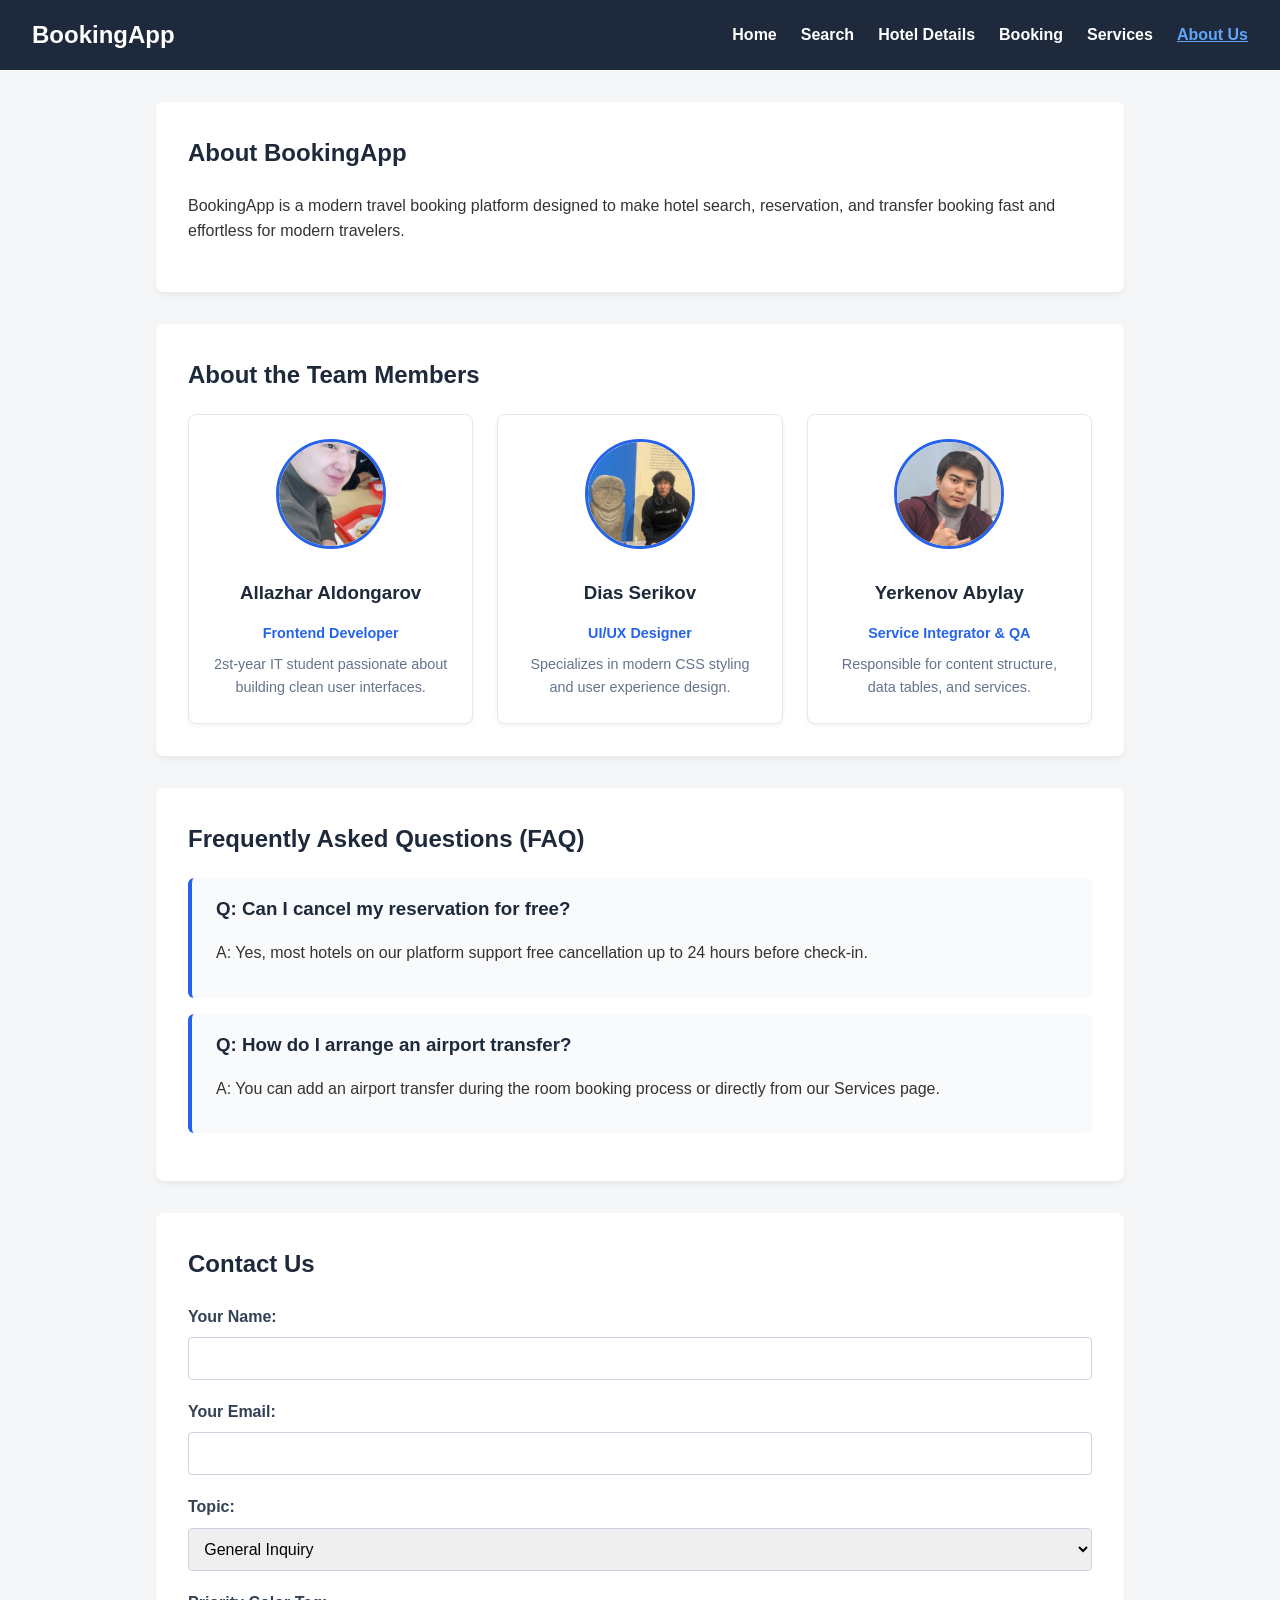
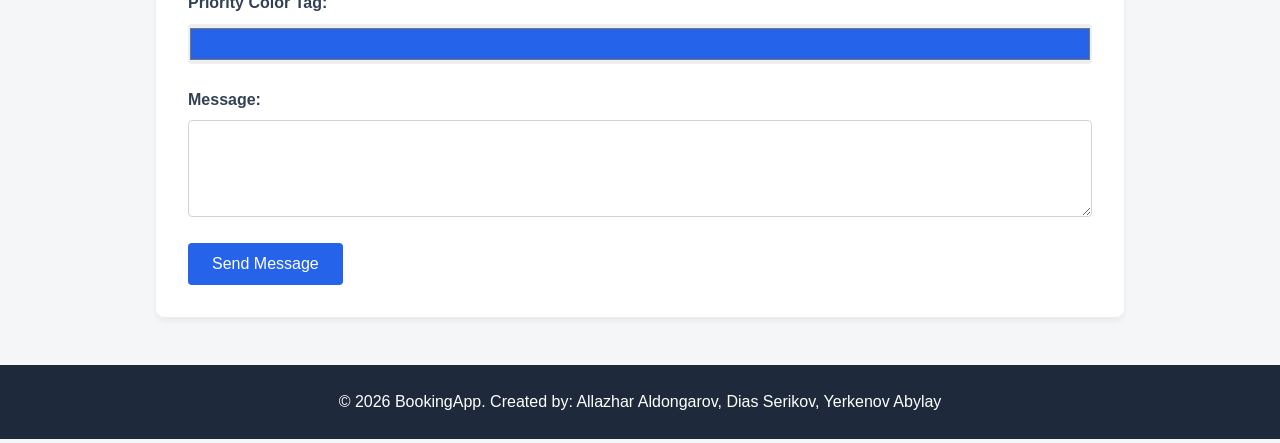
<file: about.html>
<!DOCTYPE html>
<html lang="en">
<head>
    <meta charset="UTF-8">
    <meta name="viewport" content="width=device-width, initial-scale=1.0">
    <title>BookingApp - About Us & Our Team</title>
    <link rel="stylesheet" href="css/ablstyle.css">
</head>
<body>
    <header id="main-header">
        <div class="logo">
            <h2>BookingApp</h2>
        </div>
        <nav class="nav-menu">
            <ul>
                <li><a href="index.html">Home</a></li>
                <li><a href="search-results.html">Search</a></li>
                <li><a href="hotel-detail.html">Hotel Details</a></li>
                <li><a href="booking.html">Booking</a></li>
                <li><a href="services.html">Services</a></li>
                <li><a href="about.html" class="active">About Us</a></li>
            </ul>
        </nav>
    </header>

    <main class="container">
        <section class="content-box">
            <h1>About BookingApp</h1>
            <p>BookingApp is a modern travel booking platform designed to make hotel search, reservation, and transfer booking fast and effortless for modern travelers.</p>
        </section>

        <section class="content-box">
            <h2>About the Team Members</h2>
            <div class="team-grid">
                <div class="team-card">
                    <img src="image/allazhar.jpg" alt="Allazhar Aldongarov" class="profile-img">
                    <h3>Allazhar Aldongarov</h3>
                    <p class="role">Frontend Developer</p>
                    <p class="bio">2st-year IT student passionate about building clean user interfaces.</p>
                </div>
                <div class="team-card">
                    <img src="image/dias.jpg" alt="Dias Serikov" class="profile-img">
                    <h3>Dias Serikov</h3>
                    <p class="role">UI/UX Designer</p>
                    <p class="bio">Specializes in modern CSS styling and user experience design.</p>
                </div>
                <div class="team-card">
                    <img src="image/abylay.jpg" alt="Yerkenov Abylay" class="profile-img">
                    <h3>Yerkenov Abylay</h3>
                    <p class="role">Service Integrator & QA</p>
                    <p class="bio">Responsible for content structure, data tables, and services.</p>
                </div>
            </div>
        </section>

        <section class="content-box">
            <h2>Frequently Asked Questions (FAQ)</h2>
            <div class="faq-item">
                <h3>Q: Can I cancel my reservation for free?</h3>
                <p>A: Yes, most hotels on our platform support free cancellation up to 24 hours before check-in.</p>
            </div>
            <div class="faq-item">
                <h3>Q: How do I arrange an airport transfer?</h3>
                <p>A: You can add an airport transfer during the room booking process or directly from our Services page.</p>
            </div>
        </section>

        <section class="content-box">
            <h2>Contact Us</h2>
            <form action="index.html" class="booking-form">
                <div class="form-group">
                    <label for="contact-name">Your Name:</label>
                    <input type="text" id="contact-name" name="name" required>
                </div>
                <div class="form-group">
                    <label for="contact-email">Your Email:</label>
                    <input type="email" id="contact-email" name="email" required>
                </div>
                <div class="form-group">
                    <label for="subject">Topic:</label>
                    <select id="subject" name="subject">
                        <option value="general">General Inquiry</option>
                        <option value="support">Customer Support</option>
                        <option value="feedback">Feedback</option>
                    </select>
                </div>
                <div class="form-group">
                    <label>Priority Color Tag:</label>
                    <input type="color" name="priority-color" value="#2563eb">
                </div>
                <div class="form-group">
                    <label for="contact-msg">Message:</label>
                    <textarea id="contact-msg" name="message" rows="4" required></textarea>
                </div>
                <button type="submit" class="btn-submit">Send Message</button>
            </form>
        </section>
    </main>

    <footer>
        <p>&copy; 2026 BookingApp. Created by: Allazhar Aldongarov, Dias Serikov, Yerkenov Abylay</p>
    </footer>
</body>
</html>
</file>
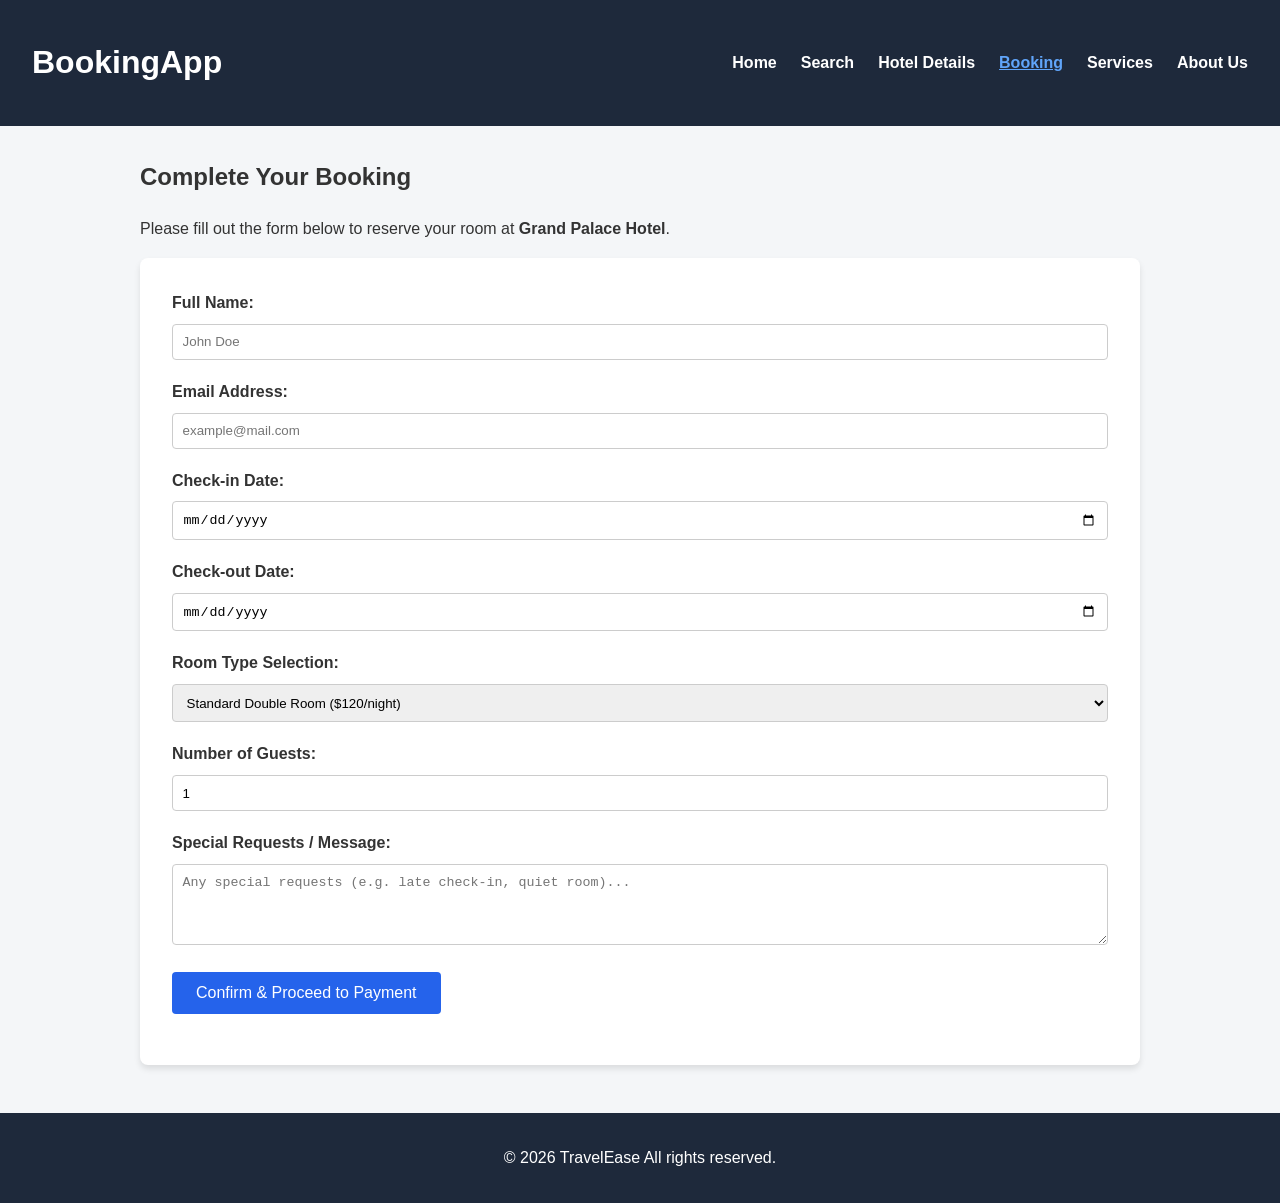
<file: booking.html>
<!DOCTYPE html>
<html lang="en">
<head>
    <meta charset="UTF-8">
    <meta name="viewport" content="width=device-width, initial-scale=1.0">
    <title>Book Your Stay - Grand Palace Hotel</title>
    <link rel="stylesheet" href="css/style.css">
</head>
<body>
    <header id="main-header">
        <div class="logo">
            <h1>BookingApp</h1>
        </div>
        <nav class="nav-menu">
            <ul>
                <li><a href="index.html">Home</a></li>
                <li><a href="search-results.html">Search</a></li>
                <li><a href="hotel-detail.html">Hotel Details</a></li>
                <li><a href="booking.html" class="active">Booking</a></li>
                <li><a href="services.html">Services</a></li>
                <li><a href="about.html">About Us</a></li>
            </ul>
        </nav>
    </header>
    <main class="container">
        <section class="booking-section">
            <h2>Complete Your Booking</h2>
            <p>Please fill out the form below to reserve your room at <strong>Grand Palace Hotel</strong>.</p>
            <form action="#" method="POST" id="contact-form" class="booking-form">
                
                <div class="form-group">
                    <label for="fullname">Full Name:</label>
                    <input type="text" id="fullname" name="fullname" placeholder="John Doe" required>
                </div>

                <div class="form-group">
                    <label for="email">Email Address:</label>
                    <input type="email" id="email" name="email" placeholder="example@mail.com" required>
                </div>

                <div class="form-group">
                    <label for="checkin">Check-in Date:</label>
                    <input type="date" id="checkin" name="checkin" required>
                </div>

                <div class="form-group">
                    <label for="checkout">Check-out Date:</label>
                    <input type="date" id="checkout" name="checkout" required>
                </div>

                <div class="form-group">
                    <label for="room-type">Room Type Selection:</label>
                    <select id="room-type" name="room_type">
                        <option value="standard">Standard Double Room ($120/night)</option>
                        <option value="deluxe">Deluxe Suite ($200/night)</option>
                        <option value="presidential">Presidential Suite ($450/night)</option>
                    </select>
                </div>

                <div class="form-group">
                    <label for="guests">Number of Guests:</label>
                    <input type="number" id="guests" name="guests" min="1" max="6" value="1" required>
                </div>
                <div class="form-group">
                    <label for="notes">Special Requests / Message:</label>
                    <textarea id="notes" name="notes" rows="4" placeholder="Any special requests (e.g. late check-in, quiet room)..."></textarea>
                </div>
                <div class="form-group">
                    <button type="submit" class="btn-submit">Confirm & Proceed to Payment</button>
                </div>
            </form>
        </section>
    </main>
    <footer>
        <p>&copy; 2026 TravelEase All rights reserved.</p>
    </footer>

</body>
</html>
</file>
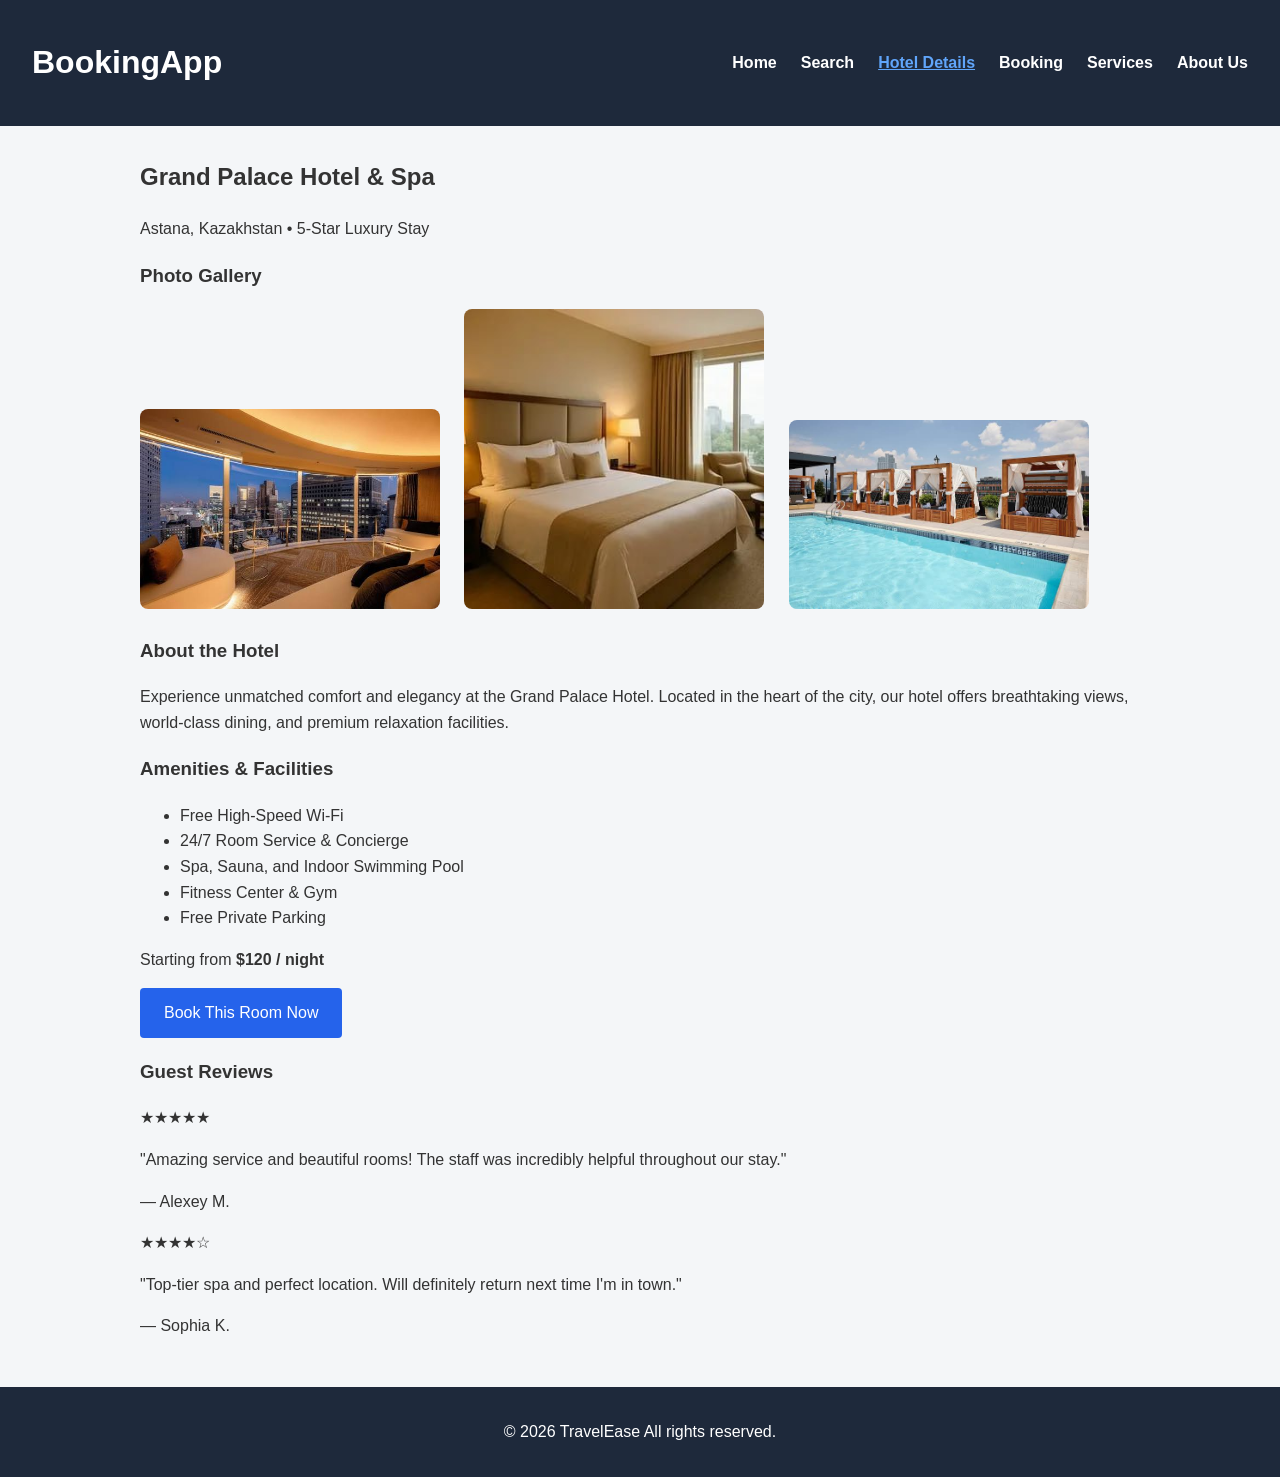
<file: hotel-detail.html>
<!DOCTYPE html>
<html lang="en">
<head>
    <meta charset="UTF-8">
    <meta name="viewport" content="width=device-width, initial-scale=1.0">
    <title>Grand Palace Hotel - Details</title>
    <link rel="stylesheet" href="css/style.css">
</head>
<body>
    <header id="main-header">
        <div class="logo">
            <h1>BookingApp</h1>
        </div>
        <nav class="nav-menu">
            <ul>
                <li><a href="index.html">Home</a></li>
                <li><a href="search-results.html">Search</a></li>
                <li><a href="hotel-detail.html" class="active">Hotel Details</a></li>
                <li><a href="booking.html">Booking</a></li>
                <li><a href="services.html">Services</a></li>
                <li><a href="about.html">About Us</a></li>
            </ul>
        </nav>
    </header>
    <main class="container">
        <section class="hotel-header">
            <h2>Grand Palace Hotel & Spa</h2>
            <p class="location">Astana, Kazakhstan • 5-Star Luxury Stay</p>
        </section>
        <section class="gallery-section">
            <h3>Photo Gallery</h3>
            <div class="gallery-grid">
                <img src="image/1.jpg" alt="Grand Palace Hotel main exterior view" class="gallery-img">
                <img src="image/3.jpg" alt="Luxury suite bedroom with modern amenities" class="gallery-img">
                <img src="image/2.jpg" alt="Indoor heated swimming pool" class="gallery-img">
            </div>
        </section>
        <section class="hotel-info">
            <h3>About the Hotel</h3>
            <p>Experience unmatched comfort and elegancy at the Grand Palace Hotel. Located in the heart of the city, our hotel offers breathtaking views, world-class dining, and premium relaxation facilities.</p>
            
            <h3>Amenities & Facilities</h3>
            <ul class="amenities-list">
                <li>Free High-Speed Wi-Fi</li>
                <li>24/7 Room Service & Concierge</li>
                <li>Spa, Sauna, and Indoor Swimming Pool</li>
                <li>Fitness Center & Gym</li>
                <li>Free Private Parking</li>
            </ul>

            <div class="action-box">
                <p>Starting from <strong>$120 / night</strong></p>
                <a href="booking.html" class="btn-primary">Book This Room Now</a>
            </div>
        </section>
        <section class="reviews-section">
            <h3>Guest Reviews</h3>
            <div class="review-card">
                <p class="review-stars">★★★★★</p>
                <p class="review-text">"Amazing service and beautiful rooms! The staff was incredibly helpful throughout our stay."</p>
                <p class="review-author">— Alexey M.</p>
            </div>
            <div class="review-card">
                <p class="review-stars">★★★★☆</p>
                <p class="review-text">"Top-tier spa and perfect location. Will definitely return next time I'm in town."</p>
                <p class="review-author">— Sophia K.</p>
            </div>
        </section>
    </main>
    <footer>
        <p>&copy; 2026 TravelEase All rights reserved.</p>
    </footer>

</body>
</html>
</file>
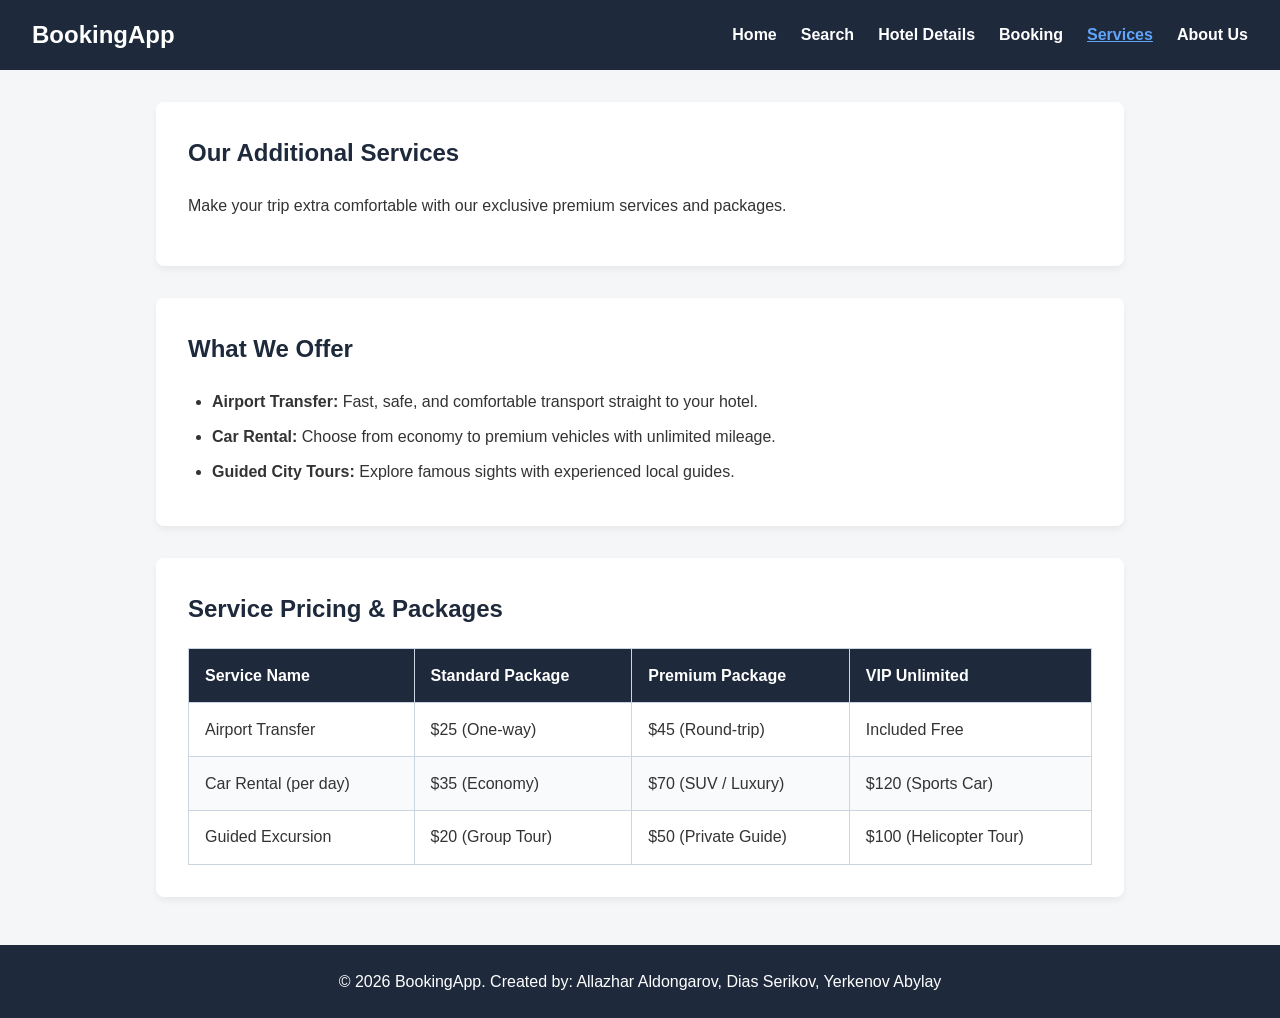
<file: services.html>
<!DOCTYPE html>
<html lang="en">
<head>
    <meta charset="UTF-8">
    <meta name="viewport" content="width=device-width, initial-scale=1.0">
    <title>BookingApp - Services & Pricing</title>
    <link rel="stylesheet" href="css/ablstyle.css">
</head>
<body>
    <header id="main-header">
        <div class="logo">
            <h2>BookingApp</h2>
        </div>
        <nav class="nav-menu">
            <ul>
                <li><a href="index.html">Home</a></li>
                <li><a href="search-results.html">Search</a></li>
                <li><a href="hotel-detail.html">Hotel Details</a></li>
                <li><a href="booking.html">Booking</a></li>
                <li><a href="services.html" class="active">Services</a></li>
                <li><a href="about.html">About Us</a></li>
            </ul>
        </nav>
    </header>

    <main class="container">
        <section class="content-box">
            <h1>Our Additional Services</h1>
            <p>Make your trip extra comfortable with our exclusive premium services and packages.</p>
        </section>

        <section class="content-box">
            <h2>What We Offer</h2>
            <ul class="features-list">
                <li><strong>Airport Transfer:</strong> Fast, safe, and comfortable transport straight to your hotel.</li>
                <li><strong>Car Rental:</strong> Choose from economy to premium vehicles with unlimited mileage.</li>
                <li><strong>Guided City Tours:</strong> Explore famous sights with experienced local guides.</li>
            </ul>
        </section>

        <section class="content-box">
            <h2>Service Pricing & Packages</h2>
            <table class="pricing-table">
                <thead>
                    <tr>
                        <th>Service Name</th>
                        <th>Standard Package</th>
                        <th>Premium Package</th>
                        <th>VIP Unlimited</th>
                    </tr>
                </thead>
                <tbody>
                    <tr>
                        <td>Airport Transfer</td>
                        <td>$25 (One-way)</td>
                        <td>$45 (Round-trip)</td>
                        <td>Included Free</td>
                    </tr>
                    <tr>
                        <td>Car Rental (per day)</td>
                        <td>$35 (Economy)</td>
                        <td>$70 (SUV / Luxury)</td>
                        <td>$120 (Sports Car)</td>
                    </tr>
                    <tr>
                        <td>Guided Excursion</td>
                        <td>$20 (Group Tour)</td>
                        <td>$50 (Private Guide)</td>
                        <td>$100 (Helicopter Tour)</td>
                    </tr>
                </tbody>
            </table>
        </section>
    </main>

    <footer>
        <p>&copy; 2026 BookingApp. Created by: Allazhar Aldongarov, Dias Serikov, Yerkenov Abylay</p>
    </footer>
</body>
</html>
</file>
<file: css/ablstyle.css>
/* Базовые настройки */
* {
    box-sizing: border-box;
}

body {
    font-family: Arial, sans-serif;
    margin: 0;
    padding: 0;
    background-color: #f4f6f8;
    color: #333;
    line-height: 1.6;
}

.container {
    max-width: 1000px;
    margin: 2rem auto;
    padding: 0 1rem;
}

/* Шапка и навигация */
#main-header {
    background-color: #1e293b;
    color: #fff;
    padding: 1rem 2rem;
    display: flex;
    justify-content: space-between;
    align-items: center;
}

.logo h2 {
    margin: 0;
    color: #ffffff;
}

.nav-menu ul {
    list-style: none;
    display: flex;
    gap: 1.5rem;
    margin: 0;
    padding: 0;
}

.nav-menu a {
    color: #fff;
    text-decoration: none;
    font-weight: bold;
    transition: color 0.2s;
}

.nav-menu a:hover, 
.nav-menu a.active {
    color: #60a5fa;
    text-decoration: underline;
}

/* Универсальные белые блоки с тенью */
.content-box,
.hero-section,
.services-header,
.services-list,
.pricing-table-section,
.how-to-book,
.about-hero,
.faq-section,
.contact-section,
.booking-section,
.search-page,
.hotel-info,
.gallery-section,
.reviews-section {
    background-color: #ffffff;
    padding: 2rem;
    border-radius: 8px;
    box-shadow: 0 4px 6px rgba(0, 0, 0, 0.05);
    margin-bottom: 2rem;
}

/* Заголовки */
h1, h2, h3 {
    color: #1e293b;
    margin-top: 0;
}

/* Списки */
.features-list, 
.booking-steps, 
.features ul {
    padding-left: 1.5rem;
    margin: 0.5rem 0;
}

.features-list li, 
.booking-steps li {
    margin-bottom: 0.6rem;
}

/* Таблицы (для Services) */
.pricing-table {
    width: 100%;
    border-collapse: collapse;
    margin-top: 1rem;
}

.pricing-table th, 
.pricing-table td {
    padding: 0.85rem 1rem;
    border: 1px solid #cbd5e1;
    text-align: left;
}

.pricing-table th {
    background-color: #1e293b;
    color: #ffffff;
    font-weight: bold;
}

.pricing-table tr:nth-child(even) {
    background-color: #f8fafc;
}

.pricing-table tr:hover {
    background-color: #f1f5f9;
}

/* Карточки команды и направлений */
.destination-grid, 
.team-grid {
    display: flex;
    gap: 1.5rem;
    margin-top: 1rem;
    flex-wrap: wrap;
}

.card, 
.team-card {
    background: #ffffff;
    border: 1px solid #e2e8f0;
    border-radius: 8px;
    overflow: hidden;
    box-shadow: 0 2px 4px rgba(0, 0, 0, 0.05);
    flex: 1;
    min-width: 250px;
    padding: 1.5rem;
    text-align: center;
}

.card {
    padding: 0;
    text-align: left;
}

.card img {
    width: 100%;
    height: 150px;
    object-fit: cover;
}

.card h3, .card p {
    margin: 0.5rem 1rem;
}

.card p {
    color: #64748b;
    margin-bottom: 1rem;
}

/* Круглые аватарки команды */
.profile-img {
    width: 110px;
    height: 110px;
    border-radius: 50%;
    object-fit: cover;
    margin-bottom: 0.8rem;
    border: 3px solid #2563eb;
}

.team-card h3 {
    margin: 0.5rem 0 0.2rem 0;
}

.team-card .role {
    font-weight: bold;
    color: #2563eb;
    font-size: 0.9rem;
    margin-bottom: 0.5rem;
}

.team-card .bio {
    font-size: 0.9rem;
    color: #64748b;
    margin: 0;
}

/* FAQ блоки */
.faq-item {
    background: #f8fafc;
    padding: 1rem 1.5rem;
    border-radius: 6px;
    margin-bottom: 1rem;
    border-left: 4px solid #2563eb;
}

.faq-item h3 {
    margin-top: 0;
    margin-bottom: 0.4rem;
    color: #1e293b;
}

/* Формы (Контакты и Бронирование) */
.form-group {
    margin-bottom: 1.2rem;
}

.form-group label {
    display: block;
    margin-bottom: 0.5rem;
    font-weight: bold;
    color: #334155;
}

.form-group input, 
.form-group select, 
.form-group textarea {
    width: 100%;
    padding: 0.7rem;
    border: 1px solid #cbd5e1;
    border-radius: 4px;
    font-size: 1rem;
}

.form-group input:focus, 
.form-group select:focus, 
.form-group textarea:focus {
    outline: none;
    border-color: #2563eb;
    box-shadow: 0 0 0 3px rgba(37, 99, 235, 0.1);
}

input[type="color"] {
    padding: 0;
    border: none;
    height: 40px;
    cursor: pointer;
}

/* Поиск на главной */
.hero-search-form {
    display: flex;
    gap: 1rem;
    flex-wrap: wrap;
    margin-top: 1rem;
}

.hero-search-form input {
    flex: 1;
    min-width: 150px;
    padding: 0.7rem;
    border: 1px solid #cbd5e1;
    border-radius: 4px;
}

/* Кнопки */
.btn-primary, 
.btn-submit, 
.btn {
    background-color: #2563eb;
    color: white;
    padding: 0.75rem 1.5rem;
    text-decoration: none;
    border: none;
    border-radius: 4px;
    cursor: pointer;
    font-size: 1rem;
    display: inline-block;
    text-align: center;
    transition: background-color 0.2s;
}

.btn-primary:hover, 
.btn-submit:hover, 
.btn:hover {
    background-color: #1d4ed8;
}

/* Галерея и детали отеля */
.gallery-grid {
    display: flex;
    gap: 1rem;
    flex-wrap: wrap;
}

.gallery-grid img {
    width: 32%;
    min-width: 200px;
    height: 180px;
    object-fit: cover;
    border-radius: 8px;
    flex: 1;
}

.action-box {
    background: #f8fafc;
    padding: 1.2rem;
    border-radius: 8px;
    margin-top: 1.5rem;
    display: flex;
    justify-content: space-between;
    align-items: center;
    border: 1px solid #e2e8f0;
}

.review-card {
    background: #f8fafc;
    padding: 1rem;
    border-radius: 6px;
    margin-bottom: 1rem;
    border: 1px solid #e2e8f0;
}

.review-stars {
    color: #f59e0b;
    margin: 0 0 0.3rem 0;
}

/* Поиск - Сайдбар */
.search-container {
    display: flex;
    gap: 2rem;
}

.filter-sidebar {
    width: 220px;
    background: #fff;
    padding: 1.5rem;
    border-radius: 8px;
    height: fit-content;
    box-shadow: 0 2px 4px rgba(0,0,0,0.05);
    border: 1px solid #e2e8f0;
}

.filter-sidebar ul {
    list-style: none;
    padding: 0;
    margin: 0;
}

.filter-sidebar li {
    margin-bottom: 0.8rem;
}

.results-list {
    flex: 1;
}

.hotel-card {
    display: flex;
    background: #fff;
    border-radius: 8px;
    margin-bottom: 1.5rem;
    overflow: hidden;
    box-shadow: 0 2px 4px rgba(0,0,0,0.05);
    border: 1px solid #e2e8f0;
}

.hotel-card img {
    width: 250px;
    object-fit: cover;
}

.hotel-info {
    padding: 1.5rem;
    display: flex;
    flex-direction: column;
    justify-content: space-between;
    width: 100%;
}

.hotel-info .price {
    font-size: 1.2rem;
    font-weight: bold;
    color: #0f172a;
    margin-bottom: 1rem;
}

/* Подвал */
footer {
    background-color: #1e293b;
    color: white;
    text-align: center;
    padding: 1.5rem 0;
    margin-top: 3rem;
}

footer p {
    margin: 0;
}
</file>
<file: css/style.css>
body {
    font-family: 'Arial', sans-serif;
    margin: 0;
    padding: 0;
    background-color: #f4f6f8;
    color: #333;
    line-height: 1.6;
}

#main-header {
    background-color: #1e293b;
    color: #fff;
    padding: 1rem 2rem;
    display: flex;
    justify-content: space-between;
    align-items: center;
}

#contact-form {
    background-color: #ffffff;
    padding: 2rem;
    border-radius: 8px;
    box-shadow: 0 4px 6px rgba(0, 0, 0, 0.1);
}

.container {
    max-width: 1000px;
    margin: 2rem auto;
    padding: 0 1rem;
}

.btn-primary, .btn-submit {
    background-color: #2563eb;
    color: white;
    padding: 0.75rem 1.5rem;
    text-decoration: none;
    border: none;
    border-radius: 4px;
    cursor: pointer;
    font-size: 1rem;
    display: inline-block;
}

.btn-primary:hover, .btn-submit:hover {
    background-color: #1d4ed8;
}

.profile-img {
    width: 100px;
    height: 100px;
    border-radius: 50%;
    object-fit: cover;
}

.nav-menu ul {
    list-style: none;
    display: flex;
    gap: 1.5rem;
    margin: 0;
    padding: 0;
}

.nav-menu a {
    color: #fff;
    text-decoration: none;
    font-weight: bold;
}

.nav-menu a:hover, .nav-menu a.active {
    color: #60a5fa;
    text-decoration: underline;
}

.gallery-grid img {
    width: 30%;
    border-radius: 8px;
    margin-right: 2%;
}

.form-group {
    margin-bottom: 1.2rem;
}

.form-group label {
    display: block;
    margin-bottom: 0.5rem;
    font-weight: bold;
}

.form-group input, 
.form-group select, 
.form-group textarea {
    width: 100%;
    padding: 0.6rem;
    border: 1px solid #ccc;
    border-radius: 4px;
    box-sizing: border-box;
}

footer {
    background-color: #1e293b;
    color: white;
    text-align: center;
    padding: 1rem 0;
    margin-top: 3rem;
}
</file>
